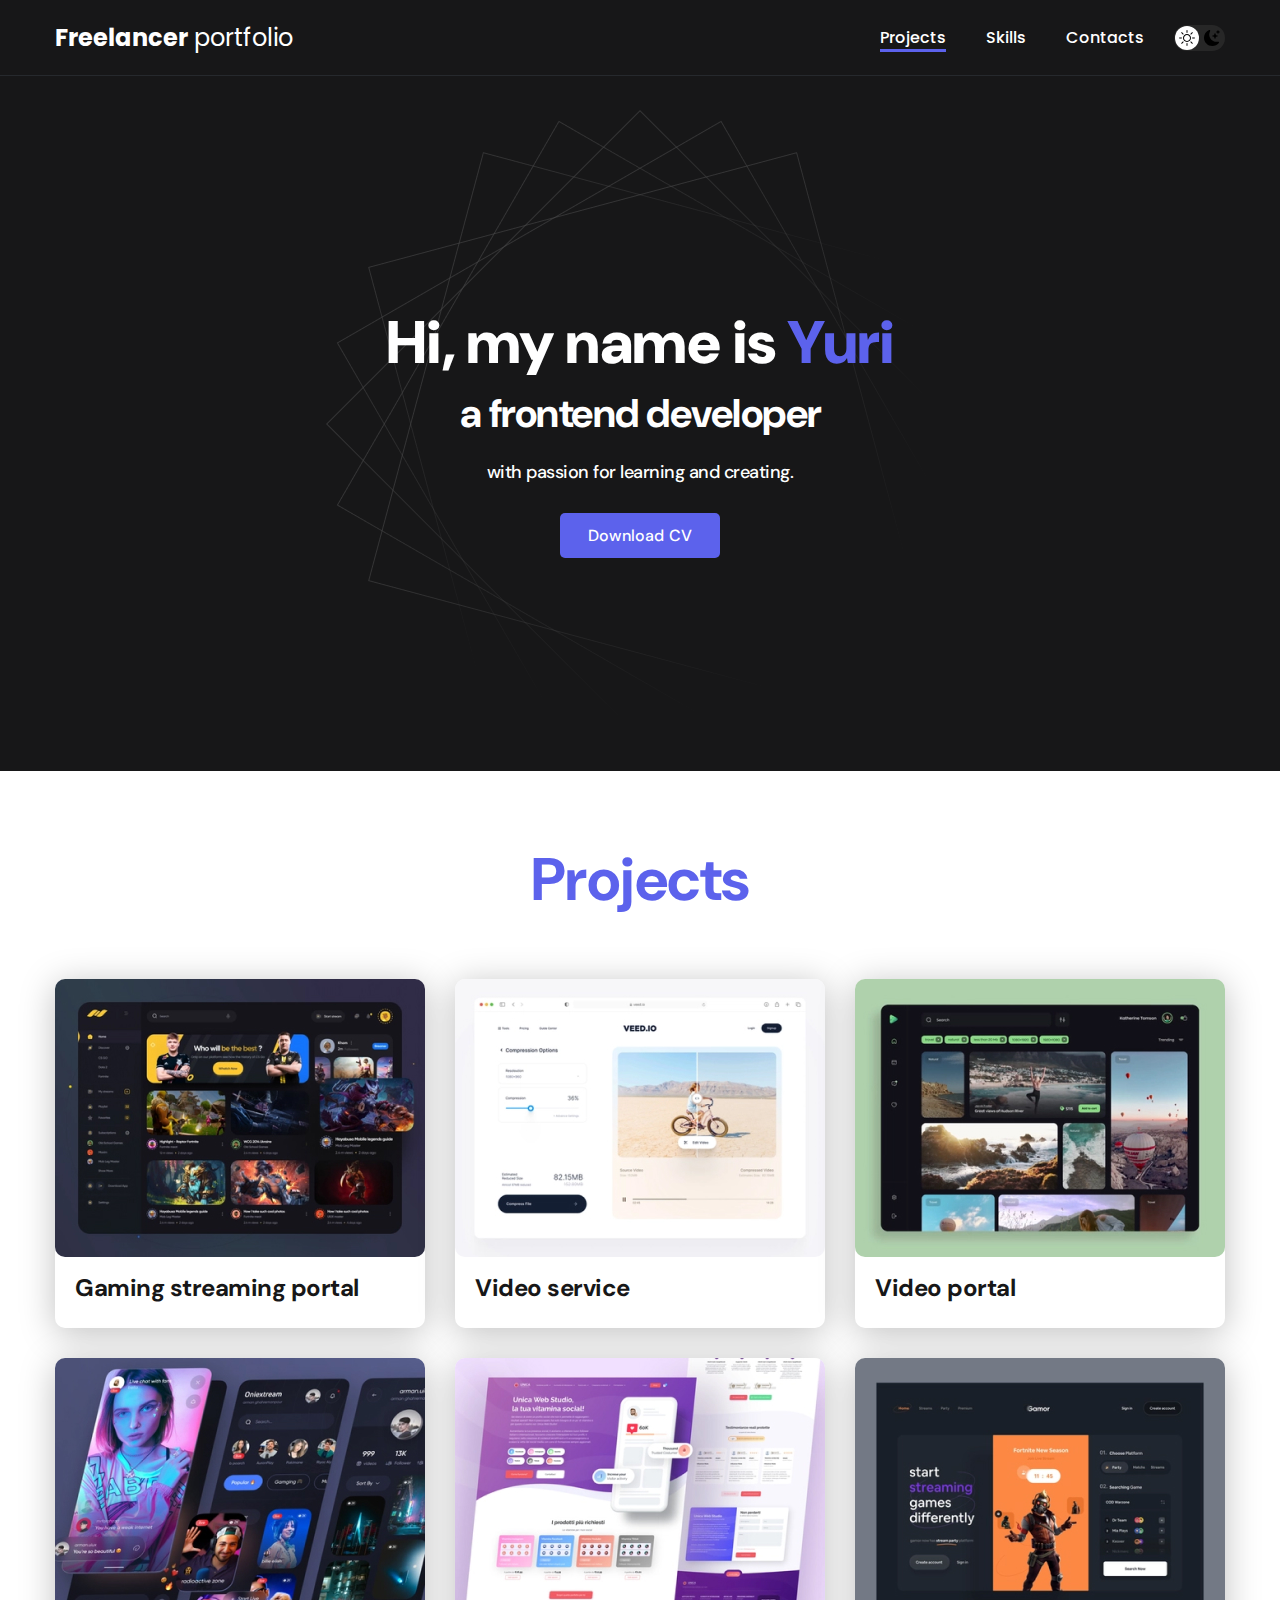
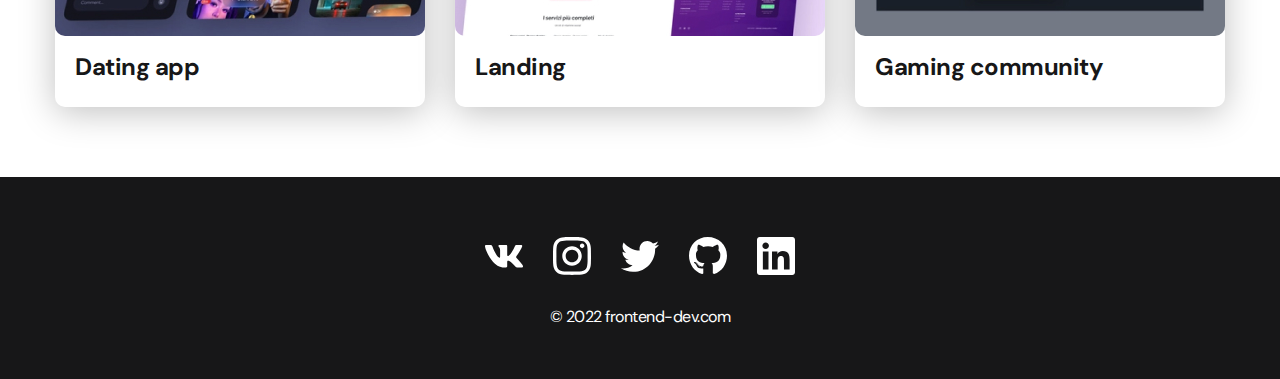
<file: index.html>
<!DOCTYPE html>
<html lang="en">
    <head>
        <meta charset="UTF-8" />
        <meta http-equiv="X-UA-Compatible" content="IE=edge" />
        <meta name="viewport" content="width=device-width, initial-scale=1.0" />
        <title>Portfolio</title>
        <link rel="stylesheet" href="./css/style.css"/>
    </head>
    <body>
        <nav class="nav">
            <div class="container">
                <div class="nav-row">
                    <a class="logo" href="./index.html"> <span>Freelancer</span> portfolio </a>

                    <button class="dark-mode-btn">
                        <img class="dark-mode-btn__icon" src="./images/icons/light-sun.svg" alt="light mode">
                        <img class="dark-mode-btn__icon" src="./images/icons/dark-moon.svg" alt="dark mode">
                    </button>

                    <ul class="nav-list">
                        <li class="nav-list__item">
                            <a class="nav-list__link nav-list__link--active" href="./index.html">Projects</a>
                        </li>
                        <li class="nav-list__item">
                            <a class="nav-list__link" href="./skills.html">Skills</a>
                        </li>
                        <li class="nav-list__item">
                            <a class="nav-list__link" href="./contacts.html">Contacts</a>
                        </li>
                    </ul>
                </div>
            </div>
        </nav>

        <header class="header">
            <div class="header__wrapper">
                <h1 class="header__title">
                    <strong>Hi, my name is <em>Yuri</em></strong><br />
                    a frontend developer
                </h1>
                <div class="header__text">
                    <p>with passion for learning and creating.</p>
                </div>

                <a class="btn" href="#!">Download CV</a>
            </div>
        </header>

        <main class="section">
            <div class="container">
                <h2 class="title-1">Projects</h2>
                <ul class="projects">
                    <li class="project">
                        <a href="./project-page.html">
                            <img class="project__img" src="./images/content/01.jpg" alt="project img">
                            <h3 class="project__title">Gaming streaming portal</h3>
                        </a>
                    </li>
                    <li class="project">
                        <a href="./project-page.html">
                            <img class="project__img" src="./images/content/02.jpg" alt="project img">
                            <h3 class="project__title">Video service</h3>
                        </a>
                    </li>
                    <li class="project">
                        <a href="./project-page.html">
                            <img class="project__img" src="./images/content/03.jpg" alt="project img">
                            <h3 class="project__title">Video portal</h3>
                        </a>
                    </li>
                    <li class="project">
                        <a href="./project-page.html">
                            <img class="project__img" src="./images/content/04.jpg" alt="project img">
                            <h3 class="project__title">Dating app</h3>
                        </a>
                    </li>
                    <li class="project">
                        <a href="./project-page.html">
                            <img class="project__img" src="./images/content/05.jpg" alt="project img">
                            <h3 class="project__title">Landing</h3>
                        </a>
                    </li>
                    <li class="project">
                        <a href="./project-page.html">
                            <img class="project__img" src="./images/content/06.jpg" alt="project img">
                            <h3 class="project__title">Gaming community</h3>
                        </a>
                    </li>
                </ul>
            </div>
        </main>

        <footer class="footer">
            <div class="container">
                <ul class="social">
                    <li class="social__item">
                        <a href="#!">
                            <img src="./images/icons/vk.svg" alt="vk">
                        </a>
                    </li>
                    <li class="social__item">
                        <a href="#!">
                            <img src="./images/icons/instagram.svg" alt="instagram">
                        </a>
                    </li>
                    <li class="social__item">
                        <a href="#!">
                            <img src="./images/icons/twitter.svg" alt="twitter">
                        </a>
                    </li>
                    <li class="social__item">
                        <a href="#!">
                            <img src="./images/icons/github.svg" alt="github">
                        </a>
                    </li>
                    <li class="social__item">
                        <a href="#!">
                            <img src="./images/icons/linkedIn.svg" alt="linkedIn">
                        </a>
                    </li>
                </ul>
                <div class="copyright">
                    <p>© 2022 frontend-dev.com</p>
                </div>
            </div>
        </footer>

        <script src="js/main.js"></script>

    </body>
</html>
</file>
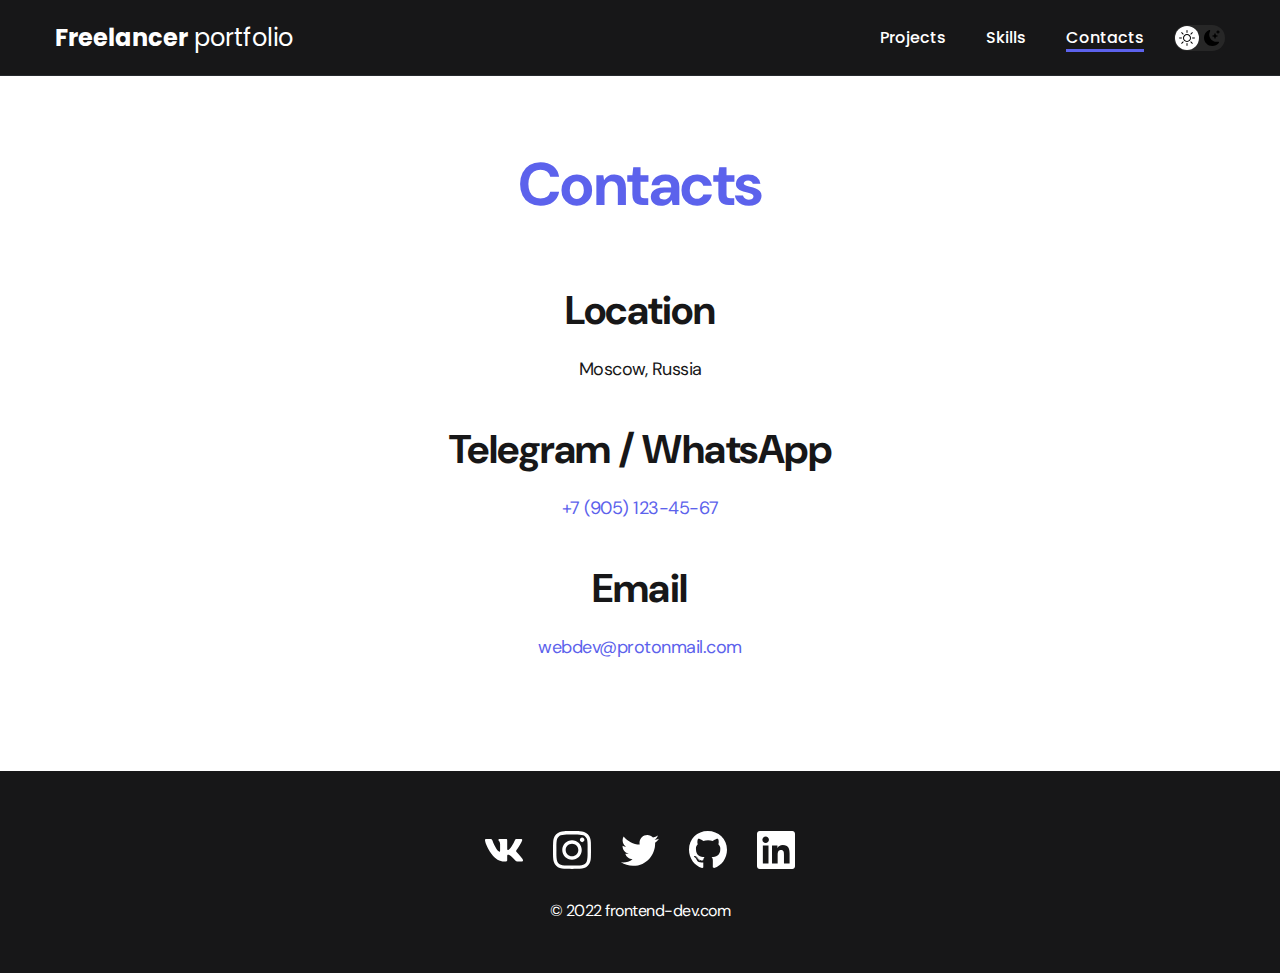
<file: contacts.html>
<!DOCTYPE html>
<html lang="en">
    <head>
        <meta charset="UTF-8" />
        <meta http-equiv="X-UA-Compatible" content="IE=edge" />
        <meta name="viewport" content="width=device-width, initial-scale=1.0" />
        <title>Portfolio</title>
        <link rel="stylesheet" href="css/style.css" />
    </head>
    <body>
        <nav class="nav">
            <div class="container">
                <div class="nav-row">
                    <a class="logo" href="./index.html"> <span>Freelancer</span> portfolio </a>

                    <button class="dark-mode-btn">
                        <img class="dark-mode-btn__icon" src="/images/icons/light-sun.svg" alt="light mode">
                        <img class="dark-mode-btn__icon" src="/images/icons/dark-moon.svg" alt="dark mode">
                    </button>

                    <ul class="nav-list">
                        <li class="nav-list__item">
                            <a class="nav-list__link" href="./index.html">Projects</a>
                        </li>
                        <li class="nav-list__item">
                            <a class="nav-list__link" href="./skills.html">Skills</a>
                        </li>
                        <li class="nav-list__item">
                            <a class="nav-list__link nav-list__link--active" href="./contacts.html">Contacts</a>
                        </li>
                    </ul>
                </div>
            </div>
        </nav>

        <main class="section">
            <div class="container">

                <h1 class="title-1">Contacts</h1>

                <ul class="content-list">
                    <li class="content-list__item">
                        <h2 class="title-2">Location</h2>
                        <p>Moscow, Russia</p>
                    </li>
                    <li class="content-list__item">
                        <h2 class="title-2">Telegram / WhatsApp</h2>
                        <p><a href="tel:+79051234567">+7 (905) 123-45-67</a></p>
                    </li>
                    <li class="content-list__item">
                        <h2 class="title-2">Email</h2>
                        <p><a href="mailto:webdev@protonmail.com">webdev@protonmail.com</a></p>
                    </li>
                </ul>
                
            </div>
        </main>

        

        <footer class="footer">
            <div class="container">
                <ul class="social">
                    <li class="social__item">
                        <a href="#!">
                            <img src="/images/icons/vk.svg" alt="vk">
                        </a>
                    </li>
                    <li class="social__item">
                        <a href="#!">
                            <img src="/images/icons/instagram.svg" alt="instagram">
                        </a>
                    </li>
                    <li class="social__item">
                        <a href="#!">
                            <img src="/images/icons/twitter.svg" alt="twitter">
                        </a>
                    </li>
                    <li class="social__item">
                        <a href="#!">
                            <img src="/images/icons/github.svg" alt="github">
                        </a>
                    </li>
                    <li class="social__item">
                        <a href="#!">
                            <img src="/images/icons/linkedIn.svg" alt="linkedIn">
                        </a>
                    </li>
                </ul>
                <div class="copyright">
                    <p>© 2022 frontend-dev.com</p>
                </div>
            </div>
        </footer>

        <script src="js/main.js"></script>

    </body>
</html>
</file>
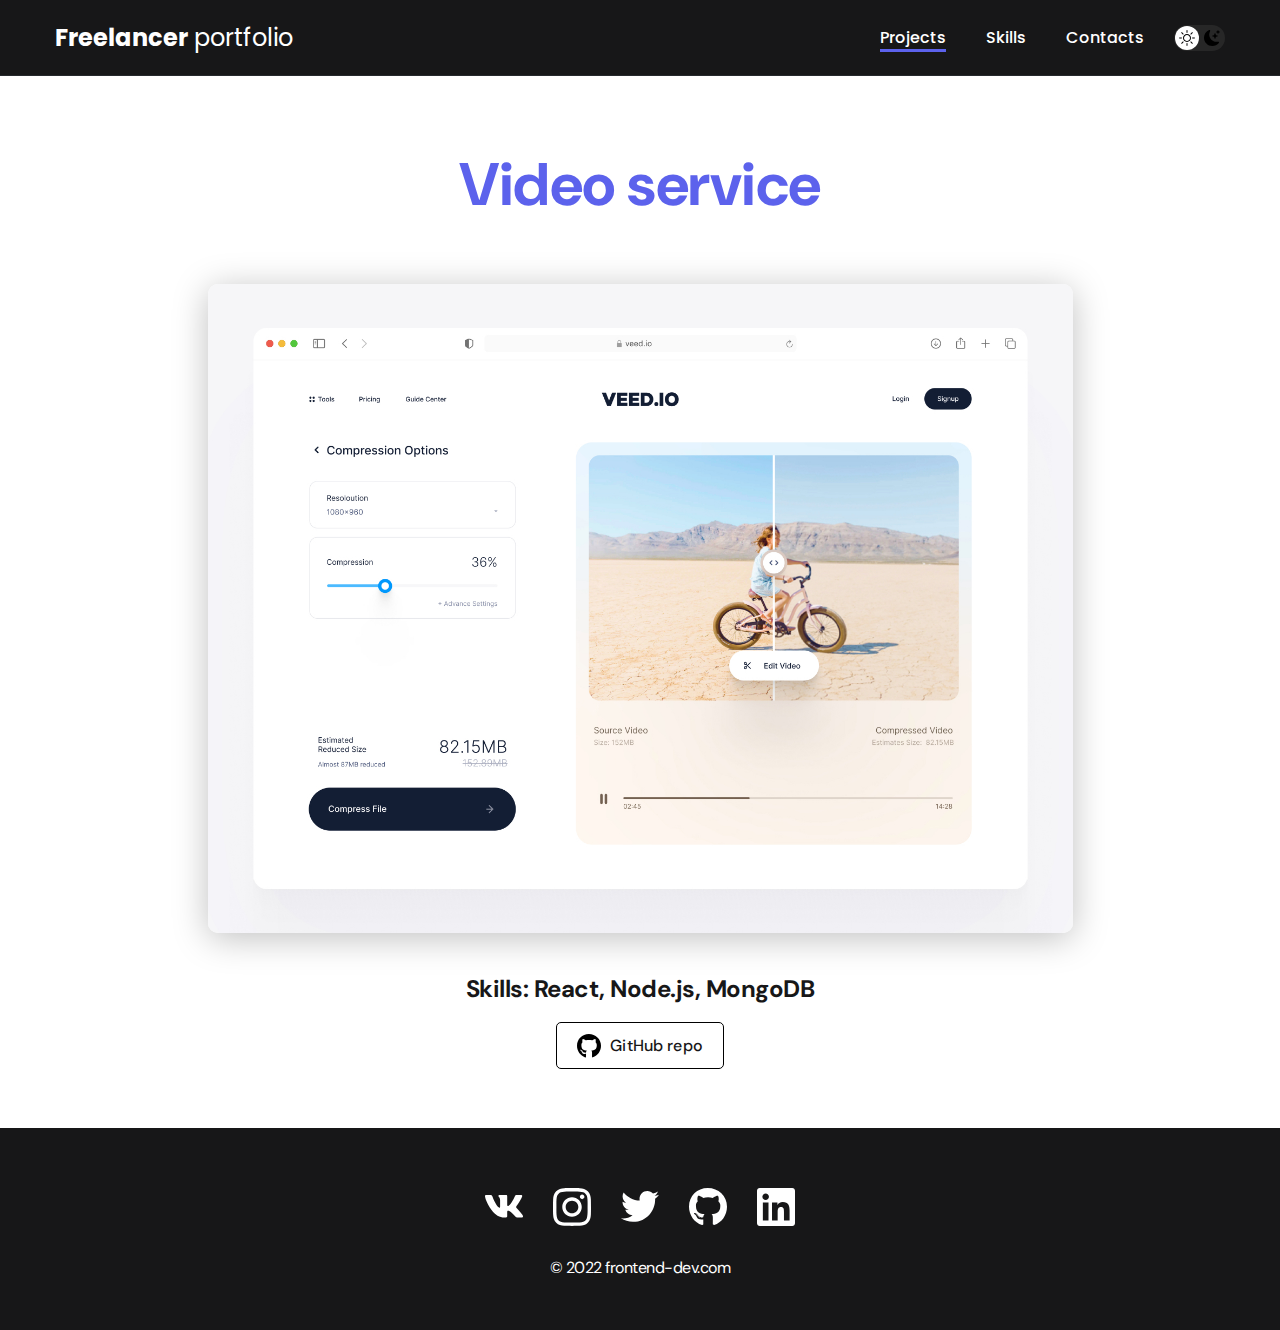
<file: project-page.html>
<!DOCTYPE html>
<html lang="en">
    <head>
        <meta charset="UTF-8" />
        <meta http-equiv="X-UA-Compatible" content="IE=edge" />
        <meta name="viewport" content="width=device-width, initial-scale=1.0" />
        <title>Portfolio</title>
        <link rel="stylesheet" href="./css/style.css" />
    </head>
    <body>
        <nav class="nav">
            <div class="container">
                <div class="nav-row">
                    <a class="logo" href="./index.html"> <span>Freelancer</span> portfolio </a>

                    <button class="dark-mode-btn">
                        <img class="dark-mode-btn__icon" src="/images/icons/light-sun.svg" alt="light mode">
                        <img class="dark-mode-btn__icon" src="/images/icons/dark-moon.svg" alt="dark mode">
                    </button>

                    <ul class="nav-list">
                        <li class="nav-list__item">
                            <a class="nav-list__link nav-list__link--active" href="./index.html">Projects</a>
                        </li>
                        <li class="nav-list__item">
                            <a class="nav-list__link" href="./skills.html">Skills</a>
                        </li>
                        <li class="nav-list__item">
                            <a class="nav-list__link" href="./contacts.html">Contacts</a>
                        </li>
                    </ul>
                </div>
            </div>
        </nav>

        <main class="section">
            <div class="container">
                <div class="project-details">
                    <h1 class="title-1">Video service</h1>

                    <img class="project-details__cover" src="/images/projects/02-big.jpg" alt="video service">

                    <div class="project-details__description">
                        <p>Skills: React, Node.js, MongoDB</p>
                    </div>

                    <a class="btn-outline" href="#!">
                        <img src="/images/icons/gitHub-black.svg" alt="github">
                        GitHub repo
                    </a>

                </div>
                
            </div>
        </main>

        

        <footer class="footer">
            <div class="container">
                <ul class="social">
                    <li class="social__item">
                        <a href="#!">
                            <img src="/images/icons/vk.svg" alt="vk">
                        </a>
                    </li>
                    <li class="social__item">
                        <a href="#!">
                            <img src="/images/icons/instagram.svg" alt="instagram">
                        </a>
                    </li>
                    <li class="social__item">
                        <a href="#!">
                            <img src="/images/icons/twitter.svg" alt="twitter">
                        </a>
                    </li>
                    <li class="social__item">
                        <a href="#!">
                            <img src="/images/icons/github.svg" alt="github">
                        </a>
                    </li>
                    <li class="social__item">
                        <a href="#!">
                            <img src="/images/icons/linkedIn.svg" alt="linkedIn">
                        </a>
                    </li>
                </ul>
                <div class="copyright">
                    <p>© 2022 frontend-dev.com</p>
                </div>
            </div>
        </footer>

        <script src="js/main.js"></script>

    </body>
</html>
</file>
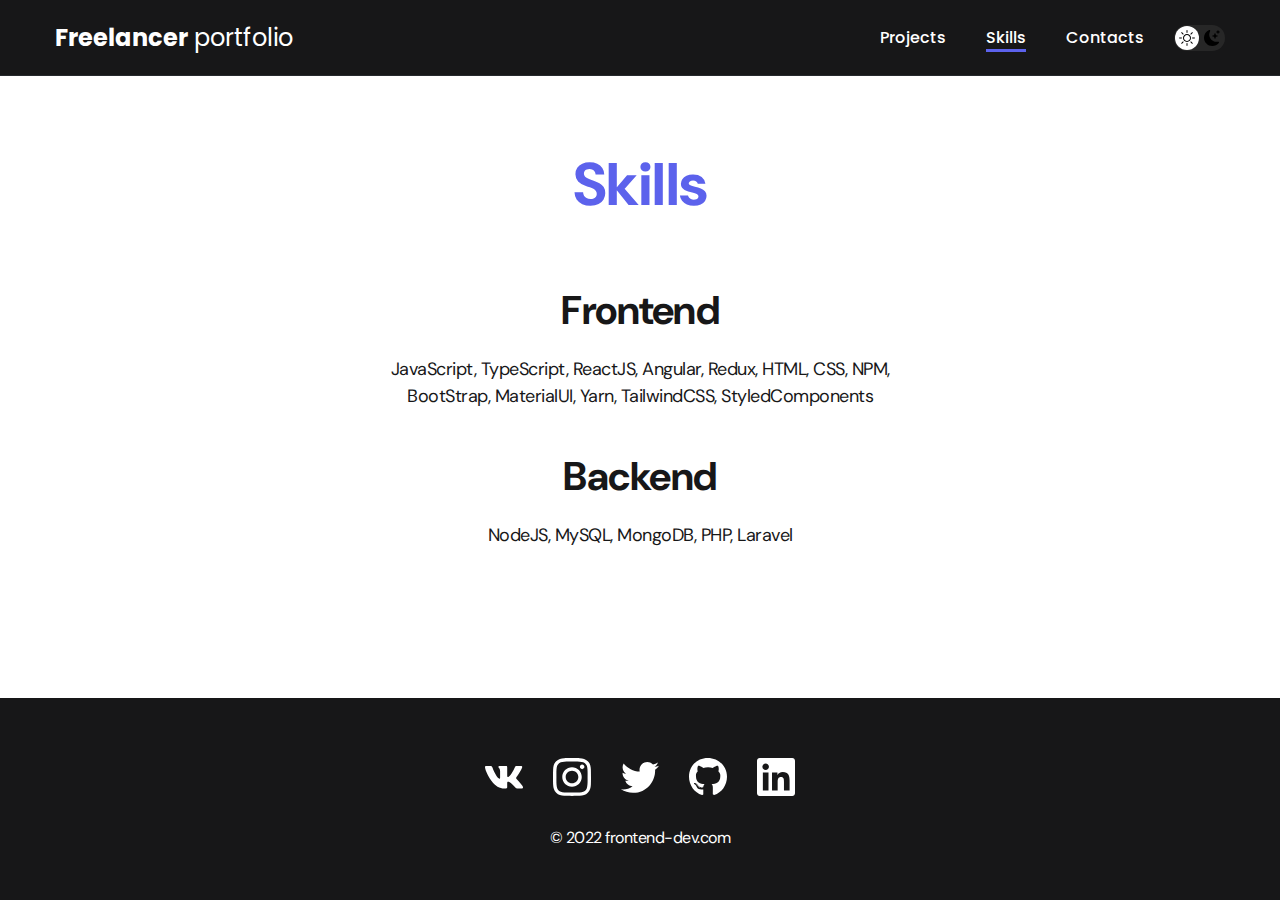
<file: skills.html>
<!DOCTYPE html>
<html lang="en">
    <head>
        <meta charset="UTF-8" />
        <meta http-equiv="X-UA-Compatible" content="IE=edge" />
        <meta name="viewport" content="width=device-width, initial-scale=1.0" />
        <title>Portfolio</title>
        <link rel="stylesheet" href="css/style.css" />
    </head>
    <body>
        <nav class="nav">
            <div class="container">
                <div class="nav-row">
                    <a class="logo" href="./index.html"> <span>Freelancer</span> portfolio </a>

                    <button class="dark-mode-btn">
                        <img class="dark-mode-btn__icon" src="/images/icons/light-sun.svg" alt="light mode">
                        <img class="dark-mode-btn__icon" src="/images/icons/dark-moon.svg" alt="dark mode">
                    </button>

                    <ul class="nav-list">
                        <li class="nav-list__item">
                            <a class="nav-list__link" href="./index.html">Projects</a>
                        </li>
                        <li class="nav-list__item">
                            <a class="nav-list__link nav-list__link--active" href="./skills.html">Skills</a>
                        </li>
                        <li class="nav-list__item">
                            <a class="nav-list__link" href="./contacts.html">Contacts</a>
                        </li>
                    </ul>
                </div>
            </div>
        </nav>

        <main class="section">
            <div class="container">

                <h1 class="title-1">Skills</h1>

                <ul class="content-list">
                    <li class="content-list__item">
                        <h2 class="title-2">Frontend</h2>
                        <p>JavaScript, TypeScript, ReactJS, Angular, Redux, HTML, CSS, NPM, BootStrap, MaterialUI, Yarn, TailwindCSS, StyledComponents</p>
                    </li>
                    <li class="content-list__item">
                        <h2 class="title-2">Backend</h2>
                        <p>NodeJS, MySQL, MongoDB, PHP, Laravel</p>
                    </li>
                </ul>
                
            </div>
        </main>

        

        <footer class="footer">
            <div class="container">
                <ul class="social">
                    <li class="social__item">
                        <a href="#!">
                            <img src="/images/icons/vk.svg" alt="vk">
                        </a>
                    </li>
                    <li class="social__item">
                        <a href="#!">
                            <img src="/images/icons/instagram.svg" alt="instagram">
                        </a>
                    </li>
                    <li class="social__item">
                        <a href="#!">
                            <img src="/images/icons/twitter.svg" alt="twitter">
                        </a>
                    </li>
                    <li class="social__item">
                        <a href="#!">
                            <img src="/images/icons/github.svg" alt="github">
                        </a>
                    </li>
                    <li class="social__item">
                        <a href="#!">
                            <img src="/images/icons/linkedIn.svg" alt="linkedIn">
                        </a>
                    </li>
                </ul>
                <div class="copyright">
                    <p>© 2022 frontend-dev.com</p>
                </div>
            </div>
        </footer>

        <script src="js/main.js"></script>

    </body>
</html>
</file>
<file: css/style.css>
@import url("./reset.css");
@import url("https://fonts.googleapis.com/css2?family=DM+Sans:wght@400;500;700&family=Poppins:wght@400;500;700&display=swap");

/* font-family: 'DM Sans', sans-serif;
font-family: 'Poppins', sans-serif; */

:root {
    --black: #171718;
    --black-border: #26292d;
    --white: #fff;
    --purple: #5c62ec;

    --text-color: var(--black);
    --dark-bg: var(--black);
    --dark-border: var(--black-border);
    --header-text: var(--white);
    --accent: var(--purple);

    /* Light mode */
    --page-bg: var(--white);
    --text-color: var(--black);
    --project-card-bg: var(--white);
    --project-card-text: var(--black);
}

.dark {
    /* Dark mode */
    --page-bg: #252526;
    --text-color: var(--white);
}


body {
    display: flex;
    flex-direction: column;
    min-height: 100vh;

    font-family: "DM Sans", sans-serif;
    letter-spacing: -0.5px;

    /* Light mode */
    background-color: var(--page-bg);
    color: var(--text-color);
}

.container {
    padding: 0 15px;
    margin: 0 auto;
    max-width: 1200px;
}

/* Nav */
.nav {
    padding: 20px 0;
    border-bottom: 1px solid var(--black-border);
    background-color: var(--dark-bg);
    color: var(--white);
    letter-spacing: normal;
}

.nav-row {
    display: flex;
    flex-wrap: wrap;
    column-gap: 30px;
    row-gap: 20px;
    justify-content: flex-end;
    align-items: center;
}

.logo {
    margin-right: auto;

    font-family: "Poppins", sans-serif;
    font-weight: 400;
    font-size: 24px;
    color: var(--header-text);
}

.logo span {
    font-family: "Poppins", sans-serif;
    font-weight: 700;
    font-size: 24px;
    color: var(--header-text);
}

.nav-list {
    display: flex;
    flex-wrap: wrap;
    row-gap: 10px;
    column-gap: 40px;
    font-family: "Poppins", sans-serif;
    font-weight: 500;
    font-size: 16px;
}

.nav-list__link {
    color: var(--header-text);

    transition: opacity .2s ease-in;
}

.nav-list__link:hover {
    opacity: 0.7;
}

.nav-list__link--active {
    border-bottom: 3px solid var(--accent);
}

/* Dark mode btn */

.dark-mode-btn {
    position: relative;

    display: flex;
    justify-content: space-between;

    width: 51px;
    height: 26px;
    padding: 5px;

    border-radius: 50px;
    background-color: #272727;

    order: 1;
}

.dark-mode-btn::before {
    content: '';

    position: absolute;
    top: 1px;
    left: 1px;

    display: block;
    width: 24px;
    height: 24px;
    border-radius: 50%;
    background-color: var(--white);

    transition: left .2s ease-in;
}

.dark-mode-btn--active::before {
    left: 26px;
}

.dark-mode-btn__icon {
    position: relative;
    z-index: 9;
}

/* Header */

.header {
    padding: 40px 0;
    min-height: 695px;

    display: flex;
    justify-content: center;
    align-items: center;

    background-image: url('./../images/bg.png');
    background-repeat: no-repeat;
    background-size: auto;
    background-position: center center;
    background-color: var(--dark-bg);
    color: var(--header-text);
    text-align: center;
}

.header__wrapper {
    padding: 0 15px;
    max-width: 660px;
}

.header__title {
    margin-bottom: 20px;
    font-size: 40px;
    font-weight: 700;
    line-height: 1.4;
}

.header__title strong {
    font-size: 60px;
}

.header__title em {
    font-style: normal;
    color: var(--accent);
}

.header__text {
    margin-bottom: 40px;
    font-family: 'DM Sans', sans-serif;
    font-weight: 500;
    font-size: 18px;
    line-height: 1.3;
}

.header__text p+p {
    margin-top: 0.5em;
}

.btn {
    height: 48px;
    padding: 12px 28px;

    border-radius: 5px;
    background-color: var(--accent);
    color: var(--header-text);
    letter-spacing: 0.15px;
    font-size: 16px;
    font-weight: 500;
    transition: opacity .2s ease-in;
}

.btn:hover {
    opacity: 0.8;
}

.btn:active {
    position: relative;
    top: 1px;
}


/* General */

.section {
    margin: 70px 0;
}

.title-1 {
    text-align: center;
    margin-bottom: 60px;

    font-family: 'DM Sans', sans-serif;
    font-weight: 700;
    font-size: 60px;
    line-height: 1.3;
    color: var(--accent);
}


/* Projects */

.projects {
    display: flex;
    justify-content: center;
    flex-wrap: wrap;
    column-gap: 30px;
    row-gap: 30px;
}

.project {
    max-width: 370px;
    background-color: var(--project-card-bg);
    border-radius: 10px;
    box-shadow: 0px 5px 35px rgba(0, 0, 0, 0.25);
}

.project__img {
    border-radius: 10px;
}

.project__title {
    padding: 15px 20px 25px;

    font-family: 'DM Sans', sans-serif;
    font-weight: 700;
    font-size: 24px;
    line-height: 1.3;
    color: var(--project-card-text);
}


/* Project details */

.project-details {
    margin: 0 auto;
    max-width: 865px;
    text-align: center;
}

.project-details__cover {
    margin-bottom: 40px;
    max-width: 100%;

    border-radius: 10px;
    box-shadow: 0px 5px 35px rgba(0, 0, 0, .25);
}

.project-details__description {
    margin-bottom: 30px;

    font-weight: 700;
    font-size: 24px;
    line-height: 1.3;
    font-family: 'DM Sans', sans-serif;
}

.btn-outline {
    padding: 12px 20px;
    border-radius: 5px;
    border: 1px solid #000000;

    font-family: 'DM Sans', sans-serif;
    font-weight: 500;
    font-size: 16px;
    line-height: 1.5;
    letter-spacing: 0.15px;
    color: var(--black);
    background-color: var(--white);

    transition: opacity 0.2s ease-in;
}

.btn-outline img {
    margin-right: 5px;
}

.btn-outline:active {
    position: relative;
    top: 1px;
}

.btn-outline:hover {
    opacity: 0.5;
}


/* Footer */

.footer {
    margin-top: auto;
    padding: 60px 0 50px;
    background-color: var(--dark-bg);
    text-align: center;
}

.social {
    margin-bottom: 30px;

    display: flex;
    align-items: center;
    justify-content: center;
    column-gap: 30px;
}

.copyright {
    font-family: 'DM Sans', sans-serif;
    font-weight: 400;
    font-size: 16px;
    line-height: 1.5;
    color: var(--header-text);
}

.copyright p+p {
    margin-top: 0.5em;
}


/* Skills */

.content-list {
    margin: 0 auto;
    max-width: 571px;
    text-align: center;
}

.content-list a {
    color: var(--accent);
}

.title-2 {
    margin-bottom: 20px;

    font-family: 'DM Sans', sans-serif;
    font-weight: 700;
    font-size: 40px;
    line-height: 1.3;
}

.content-list__item {
    margin-bottom: 40px;
}

.content-list__item p {
    font-family: 'DM Sans', sans-serif;
    font-weight: 400;
    font-size: 18px;
    line-height: 1.5;
}

.content-list__item p+p {
    margin-top: 0.5em;
}


/* Media */

@media (max-width: 620px) {

    .header {
        min-height: unset;
    }

    .header__title strong {
        font-size: 40px;
    }

    .header__title {
        font-size: 30px;
    }

    .nav-row {
        justify-content: space-between;
    }

    .dark-mode-btn {
        order: 0;
    }

    .section {
        margin: 40px 0;
    }

    .title-1 {
        margin-bottom: 30px;
        font-size: 40px;
    }

    .footer {
        padding: 40px 0 30px;
    }

    .social {
        column-gap: 20px;
    }

    .social__item {
        width: 28px;
    }

    .title-1 {
        margin-bottom: 30px;
        font-size: 40px;
    }

    .title-2 {
        margin-bottom: 10px;
        font-size: 30px;
    }

    .content-list {
        max-width: 400px;
        row-gap: 20px;
    }

    .project-details__description {
        font-size: 16px;
    }
}
</file>
